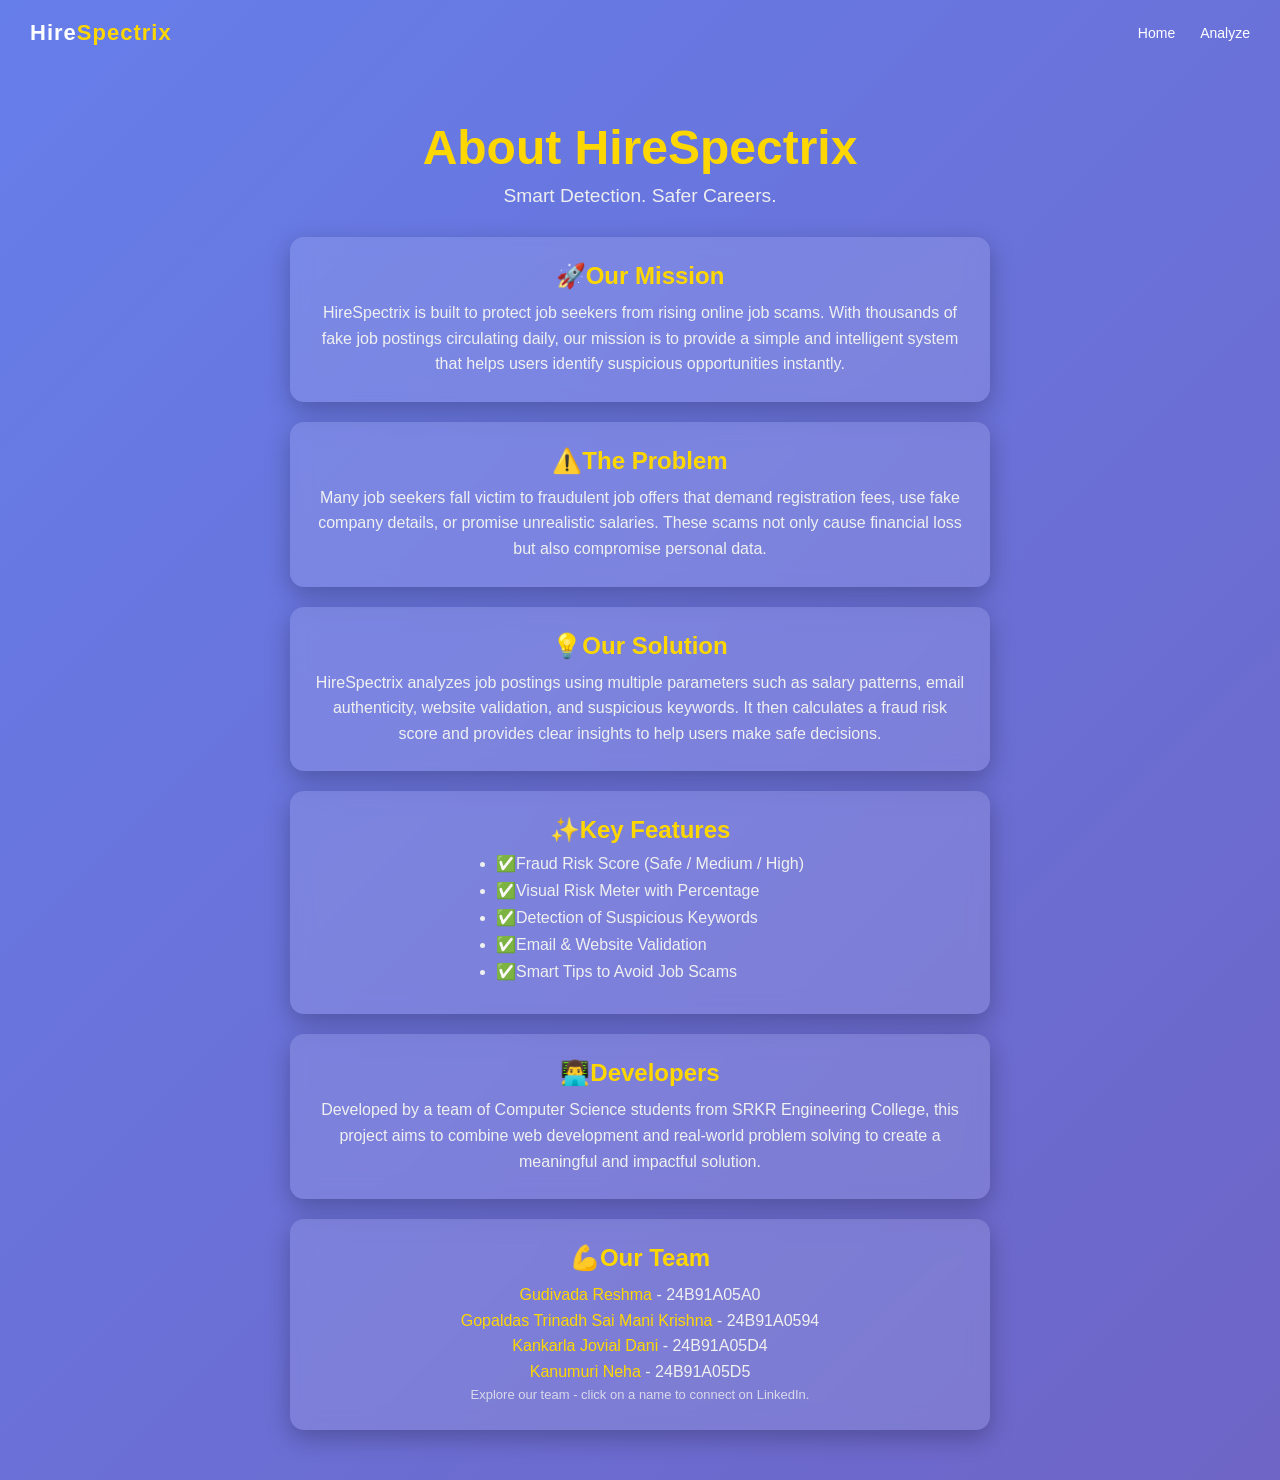
<file: about.html>
<!DOCTYPE html>

<html lang="en">
<head>
    <meta charset="UTF-8">
    <meta name="viewport" content="width=device-width, initial-scale=1.0">
    <title>About Us - HireSpectrix</title>
    <link rel="stylesheet" href="style.css">
</head>
<body>

<!-- HEADER -->

<header class="header">
    <div class="logo">Hire<span>Spectrix</span></div>
    <nav class="nav">
        <a href="index.html">Home</a>
        <a href="analyze.html">Analyze</a>
    </nav>
</header>

<!-- ABOUT SECTION -->

<div class="about-container">


<h1>About HireSpectrix</h1>
<p class="about-subtitle">
    Smart Detection. Safer Careers.
</p>

<!-- SECTION 1 -->
<div class="about-card">
    <h2>🚀Our Mission</h2>
    <p>
        HireSpectrix is built to protect job seekers from rising online job scams.
        With thousands of fake job postings circulating daily, our mission is to
        provide a simple and intelligent system that helps users identify suspicious opportunities instantly.
    </p>
</div>

<!-- SECTION 2 -->
<div class="about-card">
    <h2>⚠️The Problem</h2>
    <p>
        Many job seekers fall victim to fraudulent job offers that demand registration fees,
        use fake company details, or promise unrealistic salaries. These scams not only
        cause financial loss but also compromise personal data.
    </p>
</div>

<!-- SECTION 3 -->
<div class="about-card">
    <h2>💡Our Solution</h2>
    <p>
        HireSpectrix analyzes job postings using multiple parameters such as salary patterns,
        email authenticity, website validation, and suspicious keywords. It then calculates
        a fraud risk score and provides clear insights to help users make safe decisions.
    </p>
</div>

<!-- SECTION 4 -->
<div class="about-card">
    <h2>✨Key Features</h2>
    <ul>
        <li>✅Fraud Risk Score (Safe / Medium / High)</li>
        <li>✅Visual Risk Meter with Percentage</li>
        <li>✅Detection of Suspicious Keywords</li>
        <li>✅Email & Website Validation</li>
        <li>✅Smart Tips to Avoid Job Scams</li>
    </ul>
</div>

<!-- SECTION 5 -->
<div class="about-card">
    <h2>👨‍💻Developers</h2>
    <p>
        Developed by a team of Computer Science students from SRKR Engineering College,
        this project aims to combine web development and real-world problem solving
        to create a meaningful and impactful solution.
    </p>
</div>

<!-- SECTION  -->
<div class="about-card">
    <h2>💪Our Team</h2>
    <p>
        <a href="https://www.linkedin.com/in/reshma-gudivada-61a174338" target="_blank">Gudivada Reshma</a> - 24B91A05A0<br>
        <a href="https://www.linkedin.com/in/trinadh-sai-mani-krishna-gopaldas--b9b71431b" target="_blank">Gopaldas Trinadh Sai Mani Krishna</a> - 24B91A0594<br>
        <a href="https://www.linkedin.com/in/kankarla-jovial-dani-1a8361319" target="_blank">Kankarla Jovial Dani</a> - 24B91A05D4<br>
        <a href="https://www.linkedin.com/in/neha-kanumuri-752783338" target="_blank">Kanumuri Neha</a> - 24B91A05D5<br>
        <p class="team-note">Explore our team - click on a name to connect on LinkedIn.</p>
    </p>
</div>

</div>

</body>
</html>
</file>
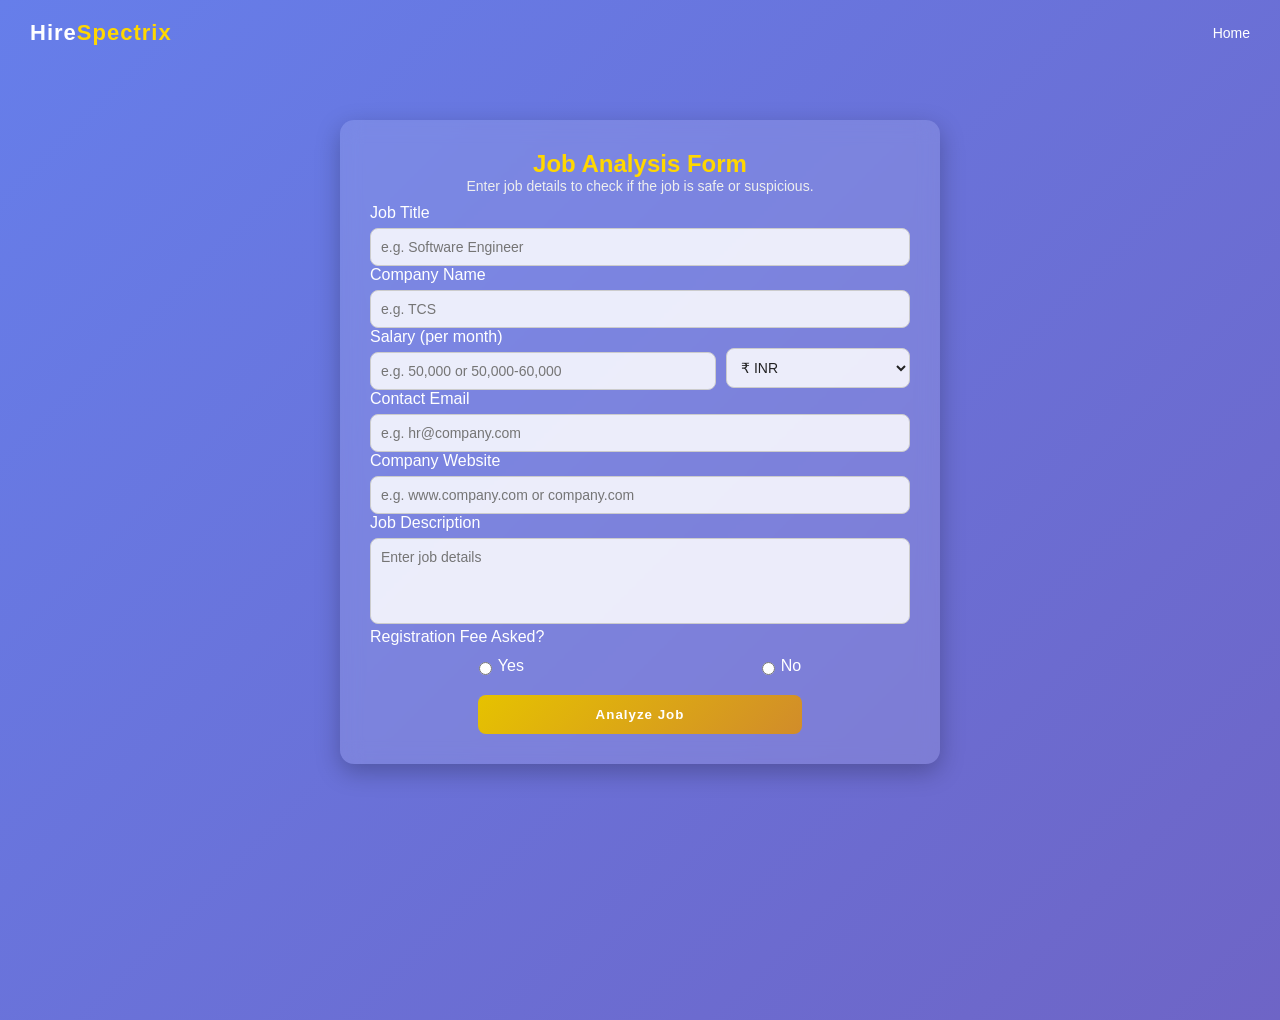
<file: analyze.html>
<!DOCTYPE html>
<html lang="en">
<head>
    <meta charset="UTF-8">
    <meta name="viewport" content="width=device-width, initial-scale=1.0">
    <title>Analyze Job</title>
    <link rel="stylesheet" href="style.css">
</head>
<body>

<!-- HEADER -->
<header class="header">
    <div class="logo">Hire<span>Spectrix</span></div>
    <nav class="nav">
        <a href="index.html">Home</a>
    </nav>
</header>

<!-- MAIN CONTENT -->
<div class="container analyze-container">
    <h2>Job Analysis Form</h2>
    <p class="subtitle">Enter job details to check if the job is safe or suspicious.</p>

    <form id="jobForm">

        <label for="jobTitle">Job Title</label>
        <input type="text" id="jobTitle" name="jobTitle" placeholder="e.g. Software Engineer" required>

        <label for="company">Company Name</label>
        <input type="text" id="company" name="company" placeholder="e.g. TCS" required>

        <label for="salary">Salary (per month)</label>
        <div class="salary-input">
            <input type="text" id="salary" name="salary" placeholder="e.g. 50,000 or 50,000-60,000" required>
            <select id="currency" name="currency" required>
                <option value="INR">₹ INR</option>
                <option value="USD">$ USD</option>
                <option value="EUR">€ EUR</option>
            </select>
        </div>

        <label for="email">Contact Email</label>
        <input type="email" id="email" name="email" placeholder="e.g. hr@company.com" required>

        <label for="website">Company Website</label>
        <input type="text" id="website" name="website" placeholder="e.g. www.company.com or company.com" required>

        <label for="description">Job Description</label>
        <textarea id="description" name="description" rows="4" placeholder="Enter job details" required></textarea>

        <label>Registration Fee Asked?</label>
        <div class="radio-group">
            <label><input type="radio" name="fee" value="yes" required> Yes</label>
            <label><input type="radio" name="fee" value="no"> No</label>
        </div>

        <button type="submit">Analyze Job</button>

    </form>
</div>

<script src="script.js"></script>
</body>
</html>
</file>
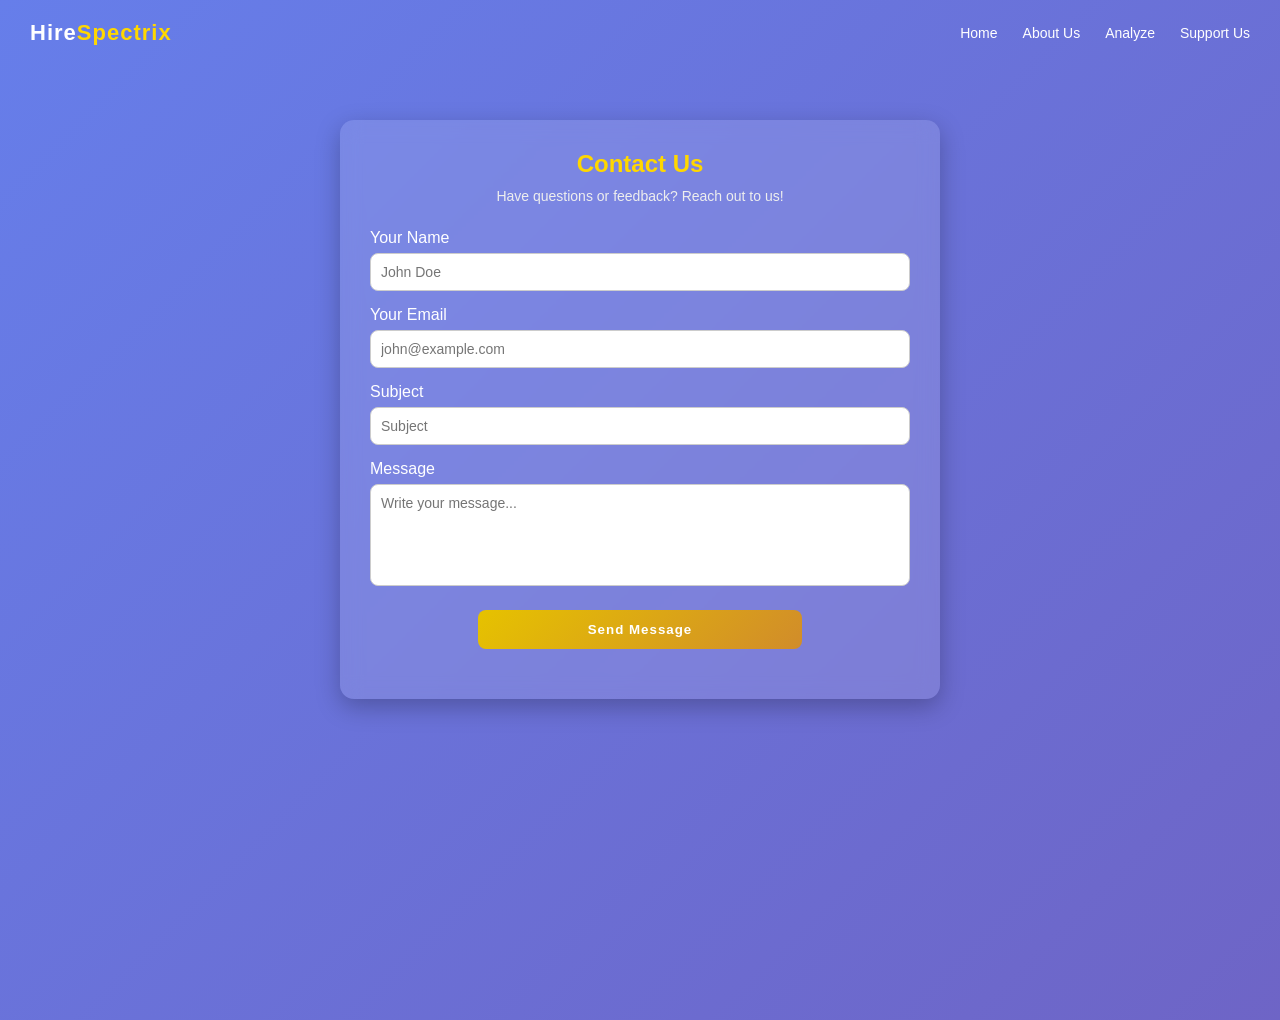
<file: contact.html>
<!DOCTYPE html>
<html lang="en">
<head>
<meta charset="UTF-8">
<meta name="viewport" content="width=device-width, initial-scale=1.0">
<title>Contact Us - HireSpectrix</title>
<link rel="stylesheet" href="style.css">
</head>
<body>

<!-- HEADER -->
<header class="header">
    <div class="logo">Hire<span>Spectrix</span></div>
    <nav class="nav">
        <a href="index.html">Home</a>
        <a href="about.html">About Us</a>
        <a href="analyze.html">Analyze</a>
        <a href="support.html">Support Us</a>
    </nav>
</header>

<!-- CONTACT FORM -->
<div class="container contact-container">
    <h2>Contact Us</h2>
    <p class="subtitle">Have questions or feedback? Reach out to us!</p>

    <form id="contactForm">
        <label for="name">Your Name</label>
        <input type="text" id="name" name="name" placeholder="John Doe" required>

        <label for="email">Your Email</label>
        <input type="email" id="email" name="email" placeholder="john@example.com" required>

        <label for="subject">Subject</label>
        <input type="text" id="subject" name="subject" placeholder="Subject" required>

        <label for="message">Message</label>
        <textarea id="message" name="message" rows="5" placeholder="Write your message..." required></textarea>

        <button type="submit">Send Message</button>
        <!-- After the submit button -->
        <div id="contactMessage" class="contact-message"></div>
    </form>
</div>

<script src="contact.js"></script>
</body>
</html>
</file>
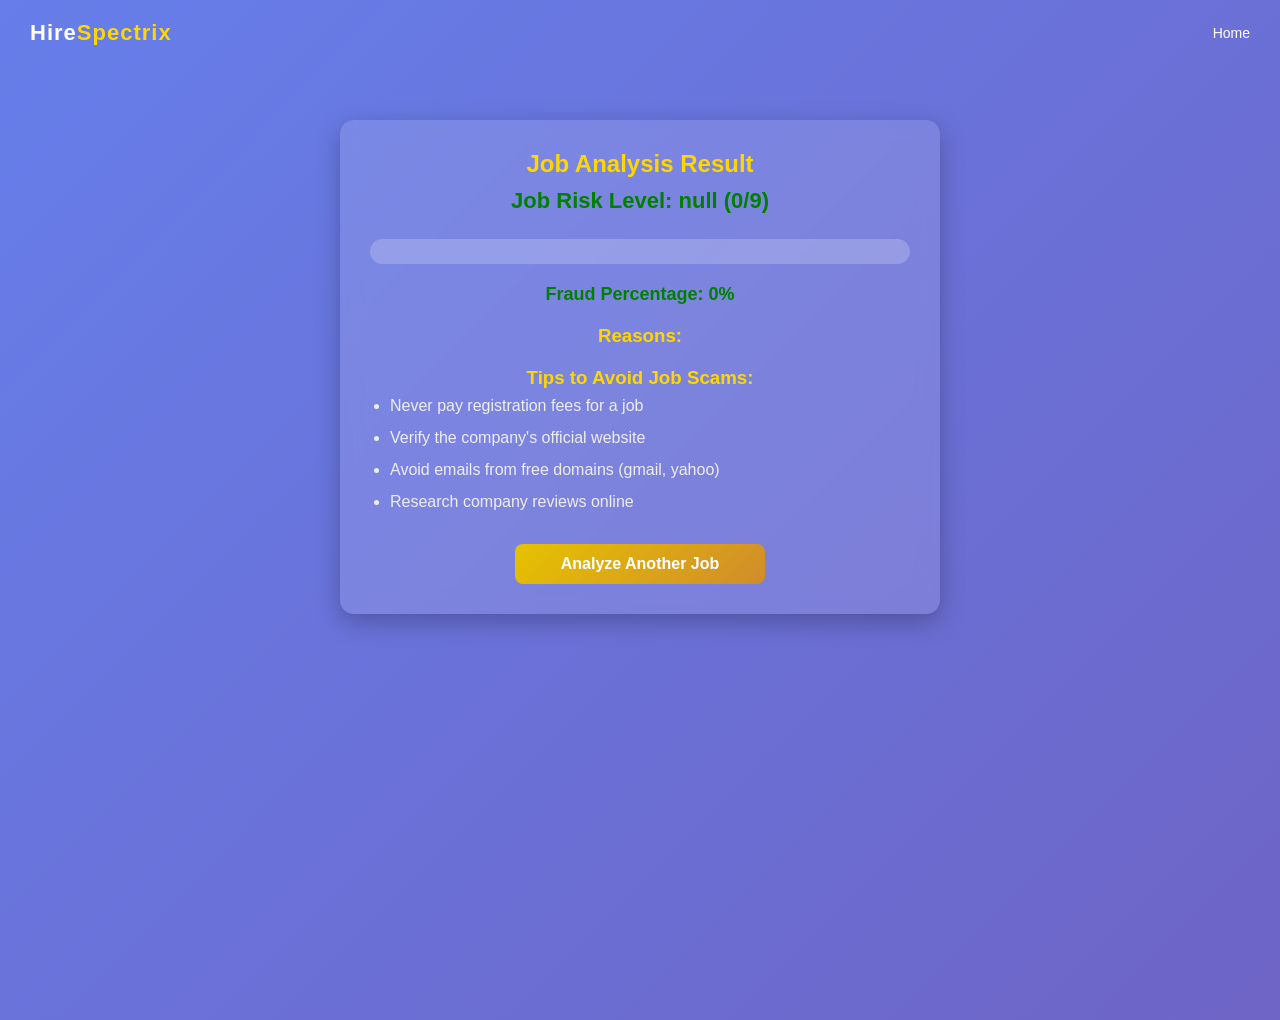
<file: result.html>
<!DOCTYPE html>
<html lang="en">
<head>
<meta charset="UTF-8">
<meta name="viewport" content="width=device-width, initial-scale=1.0">
<title>Job Analysis Result</title>
<link rel="stylesheet" href="style.css">
<style>
    /* ===== METER ===== */
    .meter-container {
        width: 100%;
        height: 25px;
        background: rgba(255,255,255,0.2);
        border-radius: 15px;
        margin: 10px 0 20px 0;
        overflow: hidden;
    }

    .meter {
        height: 100%;
        width: 0%;
        border-radius: 15px;
        background: linear-gradient(90deg, green, yellow, red);
        transition: width 2s ease-in-out;
    }

    #riskText {
        text-align: center;
        font-weight: bold;
        font-size: 22px;
        margin-bottom: 5px;
        transition: color 2s ease-in-out;
    }

    #riskPercentText {
        text-align: center;
        font-weight: bold;
        margin-bottom: 20px;
        font-size: 18px;
        transition: color 2s ease-in-out;
    }

    #reasonsContainer, #tipsContainer {
        margin-top: 20px;
    }

    #reasonsContainer ul, #tipsContainer ul {
        list-style-type: disc;
        padding-left: 20px;
        margin-top: 5px;
    }

    #reasonsContainer li, #tipsContainer li {
        margin-bottom: 8px;
        color: #eee;
        font-size: 16px;
        line-height: 1.5;
    }

    /* ===== BUTTON ===== */
    .analyze-again-btn {
        display: flex;
        justify-content: center;
        align-items: center;
        width: 70%;
        max-width: 250px;
        margin: 30px auto 0;
        padding: 12px 0;
        background: linear-gradient(135deg, #e6c200, #d18c2a);
        color: white;
        border: none;
        border-radius: 8px;
        font-weight: bold;
        font-size: 16px;
        cursor: pointer;
        text-decoration: none;
        text-align: center;
        line-height: 1;
        transition: all 0.3s ease;
    }

    .analyze-again-btn:hover {
        transform: translateY(-2px);
        box-shadow: 0 6px 20px rgba(0,0,0,0.3);
    }

    .analyze-again-btn:active {
        transform: scale(0.97);
    }

    @media (max-width: 500px) {
        .analyze-again-btn {
            width: 90%;
            font-size: 14px;
        }
    }
</style>
</head>
<body>

<!-- HEADER -->
<header class="header">
    <div class="logo">Hire<span>Spectrix</span></div>
    <nav class="nav">
        <a href="index.html">Home</a>
    </nav>
</header>

<div class="container result-glass">
    <h2>Job Analysis Result</h2>

    <!-- Fraud Level Text -->
    <p id="riskText"></p>

    <!-- Risk Meter -->
    <div class="meter-container">
        <div class="meter" id="riskMeter"></div>
    </div>

    <!-- Fraud Percentage -->
    <p id="riskPercentText"></p>

    <!-- Reasons -->
    <div id="reasonsContainer">
        <h3>Reasons:</h3>
        <ul id="reasonsList"></ul>
    </div>

    <!-- Tips -->
    <div id="tipsContainer">
        <h3>Tips to Avoid Job Scams:</h3>
        <ul>
            <li>Never pay registration fees for a job</li>
            <li>Verify the company's official website</li>
            <li>Avoid emails from free domains (gmail, yahoo)</li>
            <li>Research company reviews online</li>
        </ul>
    </div>

    <!-- Analyze Another Job Button -->
    <a href="analyze.html" class="analyze-again-btn">Analyze Another Job</a>
</div>

<script>
document.addEventListener("DOMContentLoaded", function() {

    const risk = localStorage.getItem("risk");
    const riskClass = localStorage.getItem("riskClass");
    const reasons = JSON.parse(localStorage.getItem("reasons") || "[]");
    const score = parseInt(localStorage.getItem("score")) || 0;

    const riskPercent = Math.min(Math.round((score/9)*100), 100);

    const riskText = document.getElementById("riskText");
    const meter = document.getElementById("riskMeter");
    const riskPercentText = document.getElementById("riskPercentText");
    const reasonsList = document.getElementById("reasonsList");

    // Set Risk Text
    riskText.innerText = `Job Risk Level: ${risk} (${score}/9)`;
    riskPercentText.innerText = `Fraud Percentage: ${riskPercent}%`;

    // Set Text Color based on main risk class
    let mainColor = "green";
    if(riskClass === "safe") mainColor = "green";
    else if(riskClass === "medium") mainColor = "orange";
    else if(riskClass === "high") mainColor = "#e53935";

    riskText.style.color = mainColor;
    riskPercentText.style.color = mainColor;

    // Animate Meter Width
    meter.style.width = "0%";
    setTimeout(() => {
        meter.style.width = riskPercent + "%";
    }, 100);

    // Populate reasons
    reasons.forEach(r => {
        const li = document.createElement("li");
        li.innerText = r;
        reasonsList.appendChild(li);
    });

});
</script>

</body>
</html>
</file>
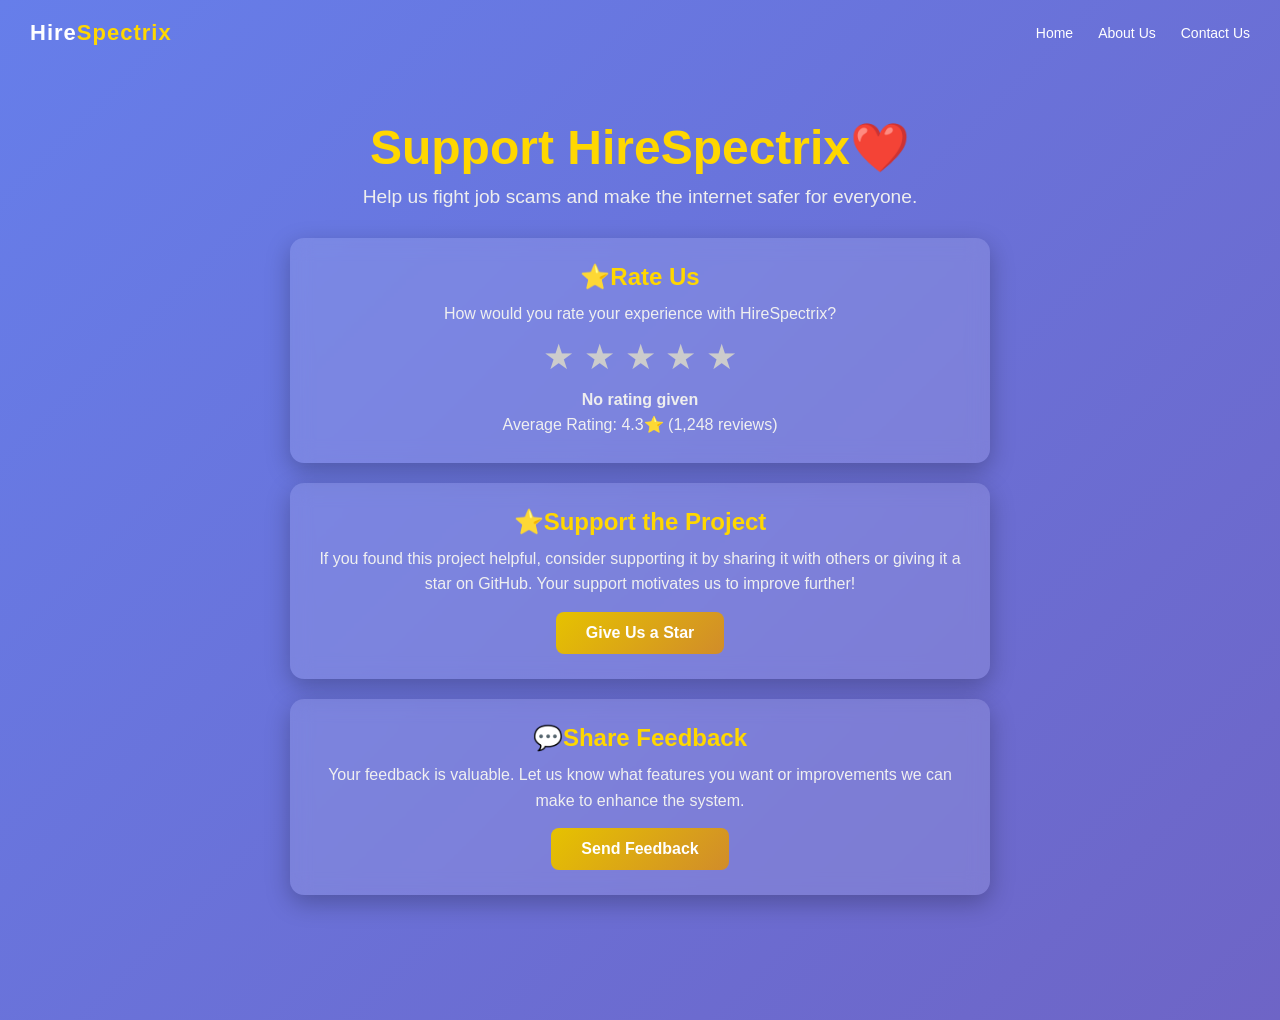
<file: support.html>
<!DOCTYPE html>

<html lang="en">
<head>
<meta charset="UTF-8">
<meta name="viewport" content="width=device-width, initial-scale=1.0">
<title>Support Us - HireSpectrix</title>
<link rel="stylesheet" href="style.css">
</head>
<body>

<!-- HEADER -->

<header class="header">
    <div class="logo">Hire<span>Spectrix</span></div>
    <nav class="nav">
        <a href="index.html">Home</a>
        <a href="about.html">About Us</a>
        <a href="contact.html">Contact Us</a>
    </nav>
</header>

<!-- SUPPORT SECTION -->

<div class="support-container">


<h1>Support HireSpectrix❤️</h1>
<p class="support-subtitle">
    Help us fight job scams and make the internet safer for everyone.
</p>

<!-- RATE US -->
<div class="support-card">
    <h2>⭐Rate Us</h2>
    <p>How would you rate your experience with HireSpectrix?</p>

    <div class="rating-stars" id="ratingStars">
        <span data-value="1">★</span>
        <span data-value="2">★</span>
        <span data-value="3">★</span>
        <span data-value="4">★</span>
        <span data-value="5">★</span>
    </div>

    <p id="ratingText">No rating given</p>
    <p id="averageRating">Average Rating: 4.3⭐ (1,248 reviews)</p>
</div>

<!-- CARD 1 -->
<div class="support-card">
    <h2>⭐Support the Project</h2>
    <p>
        If you found this project helpful, consider supporting it by sharing it with others
        or giving it a star on GitHub. Your support motivates us to improve further!
    </p>
    <a href="https://github.com/bejovial19/HireSpectrix" target="_blank" class="support-btn">Give Us a Star</a>
</div>

<!-- CARD 2 -->
<div class="support-card">
    <h2>💬Share Feedback</h2>
    <p>
        Your feedback is valuable. Let us know what features you want or improvements
        we can make to enhance the system.
    </p>
    <a href="contact.html" class="support-btn">Send Feedback</a>
</div>

</div>

<script src="support.js"></script>
</body>
</html>
</file>
<file: style.css>
/* ===== RESET ===== */
* {
    margin: 0;
    padding: 0;
    box-sizing: border-box;
}

/* ===== BODY ===== */
body {
    font-family: 'Segoe UI', sans-serif;
    background: linear-gradient(135deg, #667eea, #764ba2);
    background-size: 200% 200%;
    animation: gradientMove 8s ease infinite;
    min-height: 100vh;
    color: white;
}

@keyframes gradientMove {
    0% { background-position: left; }
    50% { background-position: right; }
    100% { background-position: left; }
}

/* ===== HEADER ===== */
.header {
    position: fixed;
    top: 20px;
    left: 30px;
    right: 30px;
    display: flex;
    justify-content: space-between;
    align-items: center;
    z-index: 1000;
}

.logo {
    font-size: 22px;
    font-weight: bold;
    color: white;
    letter-spacing: 1px;
}

.logo span {
    color: #ffd700;
}

.nav {
    display: flex;
    gap: 25px;
}

.nav a {
    color: white;
    font-size: 14px;
    font-weight: 500;
    text-decoration: none;
    transition: 0.3s;
}

.nav a:hover {
    color: #ffd700;
}

/* ===== HERO & TIPS ===== */
.hero {
    display: flex;
    flex-direction: column;
    justify-content: center;
    align-items: center;
    text-align: center;
    min-height: 90vh;
    padding: 120px 20px 20px 20px; /* pushed down hero content */
    gap: 25px;
}

.hero h1 {
    margin: 0;
    line-height: 1.2;
    font-size: 3.5rem;
    font-weight: 800;
    color: #ffd700; /* Spectrix gold */
}

.hero .subtitle {
    margin: 0;
    max-width: 700px;
    line-height: 1.5;
    font-size: 1.8rem;
    color: #f0f0f0;
}

.hero a.hero-btn {
    display: inline-block;
    padding: 16px 45px;
    font-size: 20px;
    font-weight: 700;
    color: white;
    background: linear-gradient(135deg, #e6c200, #d18c2a); /* dimmed Spectrix gold */
    border-radius: 10px;
    text-decoration: none;
    cursor: pointer;
    text-align: center;
    white-space: nowrap;
    transition: all 0.3s ease;
}

.hero a.hero-btn:hover {
    transform: translateY(-2px);
    box-shadow: 0 8px 20px rgba(0,0,0,0.35);
}

.hero a.hero-btn:active {
    transform: scale(0.97);
}

/* ===== TIPS SECTION CENTERED ===== */
.tips-section {
    margin-top: 15px; /* just below button */
    text-align: center; /* center horizontally */
    max-width: 700px;
}

.tips-section h3 {
    font-size: 2rem;
    margin-bottom: 12px;
}

.tips-section ul {
    list-style: disc;
    padding-left: 20px;
    font-size: 1.3rem;
    display: inline-block; /* keeps list centered */
    text-align: left; /* bullets aligned */
}

.tips-section li {
    margin-bottom: 10px;
}

/* ===== OTHER CONTAINERS & BUTTONS (UNCHANGED) ===== */
.container {
    width: 90%;
    max-width: 460px;
    background: rgba(255, 255, 255, 0.95);
    padding: 30px;
    border-radius: 14px;
    box-shadow: 0 10px 30px rgba(0,0,0,0.25);
    animation: fadeIn 0.6s ease-in-out;
    backdrop-filter: blur(6px);
    margin: 100px auto 50px;
    color: #222;
}

@keyframes fadeIn {
    from { opacity: 0; transform: translateY(20px); }
    to { opacity: 1; transform: translateY(0); }
}

h2{
    text-align: center;
}

.subtitle {
    text-align: center;
    font-size: 14px;
    color: #100;
    margin-bottom: 10px;
}

label, input, textarea, select, .salary-input, .radio-group, button {
    margin: 0 auto;
    text-align: left;
}

input, textarea, select {
    font-family: inherit;
    font-size: 14px;
    transition: all 0.3s ease;
}

input, textarea {
    width: 100%;
    padding: 10px;
    margin-top: 6px;
    border-radius: 8px;
    border: 1px solid #ccc;
}

input:focus, textarea:focus, select:focus {
    border-color: #667eea;
    box-shadow: 0 0 8px rgba(102,126,234,0.4);
    outline: none;
}

textarea { resize: none; }

.salary-input { display: flex; gap: 10px; align-items: center; }
.salary-input input { flex: 2; }
.salary-input select { flex: 1; padding: 10px; border-radius: 8px; border: 1px solid #ccc; }

.radio-group { margin-top: 10px; display: flex; gap: 20px; }
.radio-group label { display: flex; align-items: center; gap: 6px; font-weight: normal; cursor: pointer; }

button {
    width: 60%;
    padding: 12px;
    margin: 20px auto 0;
    display: block;
    background: linear-gradient(135deg, #667eea, #764ba2);
    color: white;
    border: none;
    border-radius: 8px;
    font-weight: bold;
    letter-spacing: 1px;
    cursor: pointer;
    transition: all 0.3s ease;
    text-align: center;
}

button:hover {
    transform: translateY(-2px);
    box-shadow: 0 6px 20px rgba(0,0,0,0.3);
}

button:active { transform: scale(0.97); }

/* ===== RESULT PAGE ===== */
.result-container {
    display: flex;
    flex-direction: column;
    align-items: center;
    text-align: center;
}

.meter-container {
    width: 100%;
    height: 20px;
    background: #ddd;
    border-radius: 10px;
    margin-top: 15px;
    overflow: hidden;
}

.meter {
    height: 100%;
    width: 0%;
    background: linear-gradient(to right, green, red);
    transition: width 0.5s ease;
}

.reasons {
    margin-top: 15px;
    text-align: left;
}

.tips, .tips-section {
    margin-top: 20px;
    text-align: left;
}

.tips ul, .reasons ul {
    list-style-type: disc;
    padding-left: 20px;
}

/* ===== MOBILE RESPONSIVE ===== */
@media(max-width: 1024px){
    .hero h1 { font-size: 3rem; }
    .hero .subtitle { font-size: 1.6rem; }
    .hero a.hero-btn { font-size: 18px; padding: 14px 40px; }
    .tips-section h3 { font-size: 1.8rem; }
    .tips-section li { font-size: 1.2rem; }
}

@media(max-width: 768px){
    .hero h1 { font-size: 2.5rem; }
    .hero .subtitle { font-size: 1.4rem; }
    .hero a.hero-btn { font-size: 16px; padding: 12px 35px; }
    .tips-section h3 { font-size: 1.5rem; }
    .tips-section li { font-size: 1.1rem; }
}

@media(max-width: 480px){
    .hero h1 { font-size: 2rem; }
    .hero .subtitle { font-size: 1.2rem; }
    .hero a.hero-btn { font-size: 14px; padding: 10px 30px; }
    .nav a { font-size: 12px; gap: 10px; }
    .tips-section h3 { font-size: 1.3rem; }
    .tips-section li { font-size: 1rem; }
}

/* ===== ABOUT PAGE CENTERED ===== */
.about-container {
    width: 90%;
    max-width: 900px;
    margin: 120px auto 50px;
    text-align: center; /* Center all text */
    color: white;
}

.about-container h1 {
    font-size: 3rem;
    margin-bottom: 10px;
    color: #ffd700;
}

.about-subtitle {
    font-size: 1.2rem;
    margin-bottom: 30px;
    color: #eee;
}

/* Cards */
.about-card {
    background: rgba(255, 255, 255, 0.12);
    backdrop-filter: blur(10px);
    border-radius: 14px;
    padding: 25px;
    margin: 20px auto; /* Auto left/right to center */
    text-align: center; /* Center content inside cards */
    max-width: 700px; /* Optional: limit card width */
    box-shadow: 0 8px 25px rgba(0,0,0,0.25);
    transition: 0.3s ease;
}

.about-card:hover {
    transform: translateY(-5px);
}

.about-card h2 {
    margin-bottom: 10px;
    color: #ffd700;
}

.about-card p {
    color: #f0f0f0;
    line-height: 1.6;
}

.about-card ul {
    padding-left: 20px;
    display: inline-block; /* Keep bullets aligned and centered */
    text-align: left;
}

.about-card li {
    margin-bottom: 8px;
    color: #f0f0f0;
}

/* ===== CONTACT PAGE ===== */
.contact-container {
    max-width: 600px;
    margin-top: 120px;
    background: rgba(255, 255, 255, 0.12);
    backdrop-filter: blur(10px);
    border-radius: 14px;
    padding: 30px;
    color: white;
    box-shadow: 0 8px 25px rgba(0,0,0,0.25);
    text-align: center;
}

.contact-container h2 {
    color: #ffd700;
    margin-bottom: 10px;
}

.contact-container .subtitle {
    color: #eee;
    margin-bottom: 25px;
}

.contact-container label {
    display: block;
    text-align: left;
    margin-top: 15px;
}

.contact-container input,
.contact-container textarea {
    width: 100%;
    padding: 10px;
    margin-top: 6px;
    border-radius: 8px;
    border: 1px solid #ccc;
    font-size: 14px;
}

.contact-container input:focus,
.contact-container textarea:focus {
    border-color: #667eea;
    box-shadow: 0 0 8px rgba(102,126,234,0.4);
    outline: none;
}

.contact-container button {
    margin-top: 20px;
    background: linear-gradient(135deg, #e6c200, #d18c2a);
    color: white;
    width: 60%;
    padding: 12px;
    border: none;
    border-radius: 8px;
    font-weight: bold;
    cursor: pointer;
    transition: all 0.3s ease;
}

.contact-container button:hover {
    transform: translateY(-2px);
    box-shadow: 0 6px 20px rgba(0,0,0,0.3);
}

.contact-container button:active {
    transform: scale(0.97);
}

.contact-message {
    margin-top: 20px;
    font-size: 16px;
    color: #ffd700;
    font-weight: bold;
    text-align: center;
}

/* ===== CONTACT MESSAGE ANIMATION ===== */
.contact-message {
    margin-top: 20px;
    font-size: 16px;
    font-weight: bold;
    text-align: center;
    opacity: 0;
    transition: all 0.5s ease;
}

/* Fade In */
.show-message {
    opacity: 1;
    transform: translateY(0);
}

/* Fade Out */
.hide-message {
    opacity: 0;
    transform: translateY(-10px);
}

/* ===== SUPPORT PAGE ===== */
.support-container {
    width: 90%;
    max-width: 900px;
    margin: 120px auto 50px;
    text-align: center;
    color: white;
}

.support-container h1 {
    font-size: 3rem;
    margin-bottom: 10px;
    color: #ffd700;
}

.support-subtitle {
    font-size: 1.2rem;
    margin-bottom: 30px;
    color: #eee;
}

/* Cards */
.support-card {
    background: rgba(255, 255, 255, 0.12);
    backdrop-filter: blur(10px);
    border-radius: 14px;
    padding: 25px;
    margin: 20px auto;
    max-width: 700px;
    box-shadow: 0 8px 25px rgba(0,0,0,0.25);
    transition: 0.3s ease;
}

.support-card:hover {
    transform: translateY(-5px);
}

.support-card h2 {
    margin-bottom: 10px;
    color: #ffd700;
}

.support-card p {
    color: #f0f0f0;
    line-height: 1.6;
}

/* Buttons */
.support-btn {
    display: inline-block;
    margin-top: 15px;
    padding: 12px 30px;
    background: linear-gradient(135deg, #e6c200, #d18c2a);
    color: white;
    border-radius: 8px;
    font-weight: bold;
    text-decoration: none;
    transition: 0.3s ease;
}

.support-btn:hover {
    transform: translateY(-2px);
    box-shadow: 0 6px 20px rgba(0,0,0,0.3);
}

/* ===== RATING STARS ===== */
.rating-stars {
    font-size: 35px;
    margin-top: 10px;
    cursor: pointer;
}

.rating-stars span {
    color: #ccc;
    transition: 0.3s;
}

.rating-stars span:hover,
.rating-stars span.active {
    color: #ffd700;
}

#ratingText {
    margin-top: 10px;
    font-weight: bold;
    color: #eee;
}

.rating-stars span.active {
    color: #ffd700;
    text-shadow: 0 0 8px rgba(255, 215, 0, 0.8);
}

/* ===== ANALYZE PAGE (GLASS UI) ===== */
.analyze-container {
    max-width: 600px;
    margin-top: 120px;

    background: rgba(255, 255, 255, 0.12);
    backdrop-filter: blur(10px);
    border-radius: 14px;
    padding: 30px;

    color: white;
    box-shadow: 0 8px 25px rgba(0,0,0,0.25);
}

/* Fix text colors inside */
.analyze-container h2 {
    color: #ffd700;
}

.analyze-container .subtitle {
    color: #eee;
}

/* Labels */
.analyze-container label {
    color: #fff;
}

/* Inputs */
.analyze-container input,
.analyze-container textarea,
.analyze-container select {
    background: rgba(255, 255, 255, 0.9);
    color: #222;
}

/* Button stays same but slightly enhanced */
.analyze-container button {
    background: linear-gradient(135deg, #e6c200, #d18c2a);
}

.analyze-container input,
.analyze-container textarea,
.analyze-container select {
    background: rgba(255, 255, 255, 0.85);
}

/* ===== RESULT PAGE GLASS UI ===== */
.result-glass {
    max-width: 600px;
    margin-top: 120px;

    background: rgba(255, 255, 255, 0.12);
    backdrop-filter: blur(10px);
    border-radius: 14px;
    padding: 30px;

    color: white;
    box-shadow: 0 8px 25px rgba(0,0,0,0.25);
    text-align: center;
}

/* Heading */
.result-glass h2 {
    color: #ffd700;
}

/* Risk Text */
#riskText {
    font-size: 22px;
    font-weight: bold;
}

/* Percentage */
#riskPercentText {
    font-size: 18px;
}

/* Reasons & Tips headings */
.result-glass h3 {
    color: #ffd700;
    margin-top: 15px;
}

/* Lists */
.result-glass ul {
    text-align: left;
    margin-top: 10px;
}

/* List items */
.result-glass li {
    color: #f0f0f0;
}

/* Risk Text Badge */
#riskText {
    display: inline-block;
    padding: 10px 20px;
    border-radius: 25px;
    font-size: 20px;
    font-weight: bold;
    margin-bottom: 10px;
    color: white;
}

/* Dynamic backgrounds */
.safe-bg {
    background: linear-gradient(135deg, #00c853, #43a047);
}

.medium-bg {
    background: linear-gradient(135deg, #ff9800, #f57c00);
}

.high-bg {
    background: linear-gradient(135deg, #ff5252, #d32f2f);
}

/* Team links styling */
.about-card a {
    color: #ffd700;
    text-decoration: none;
    font-weight: 500;
    transition: 0.3s;
}

.about-card a:hover {
    text-decoration: underline;
    color: #ffffff;
}

.team-note {
    font-size: 13px;
    opacity: 0.8;
    margin-bottom: 0px;
}
</file>
